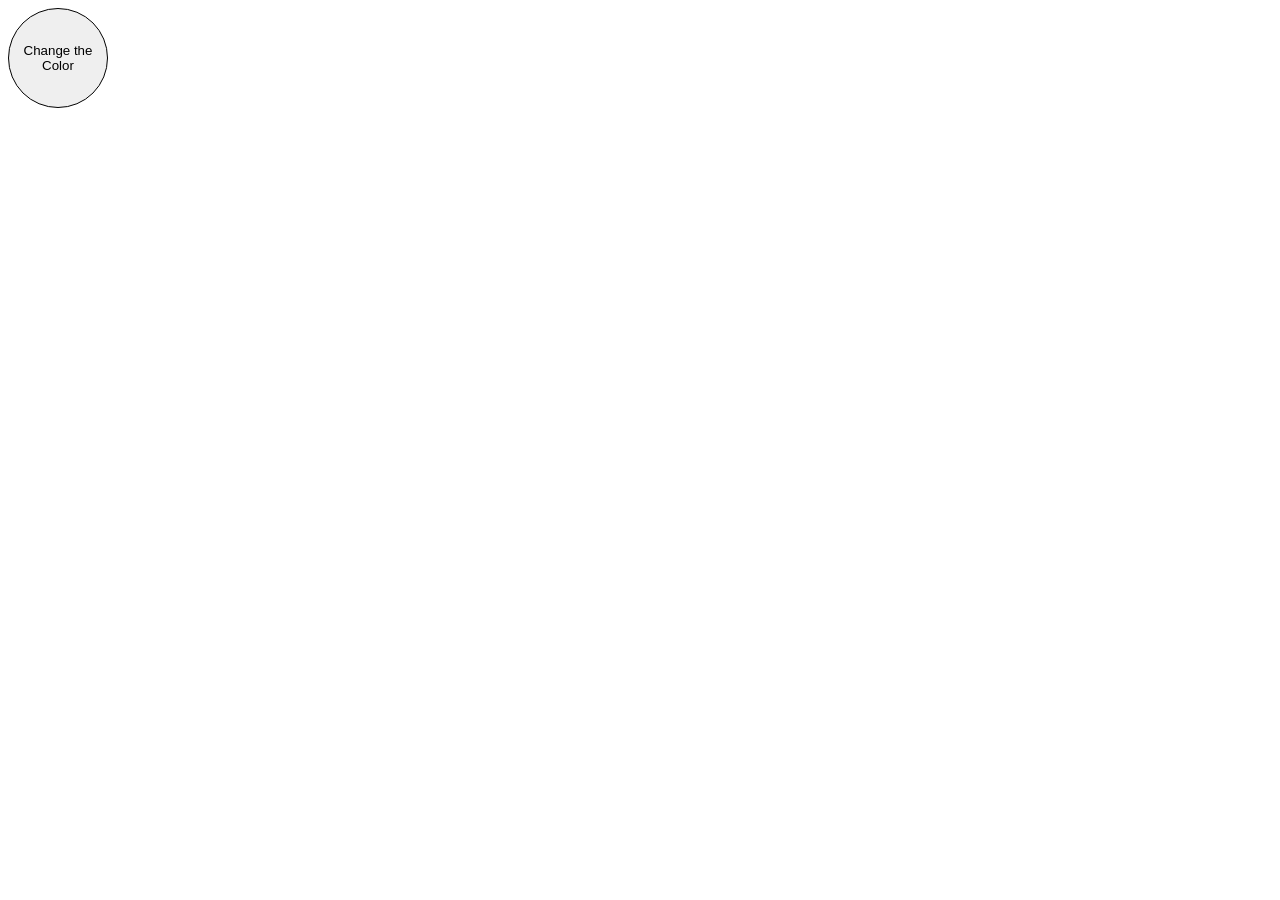
<file: CarShowroom/index.html>
<!DOCTYPE html>
<html lang="en">
  <head>
    <meta charset="UTF-8" />
    <meta name="viewport" content="width=device-width, initial-scale=1.0" />
    <link rel="stylesheet" href="style.css" />
    <title>Document</title>
  </head>
  <body>
    <div class="container">
      <button class="btn">Change the Color</button>
    </div>

    <script src="script.js"></script>
  </body>
</html>
</file>
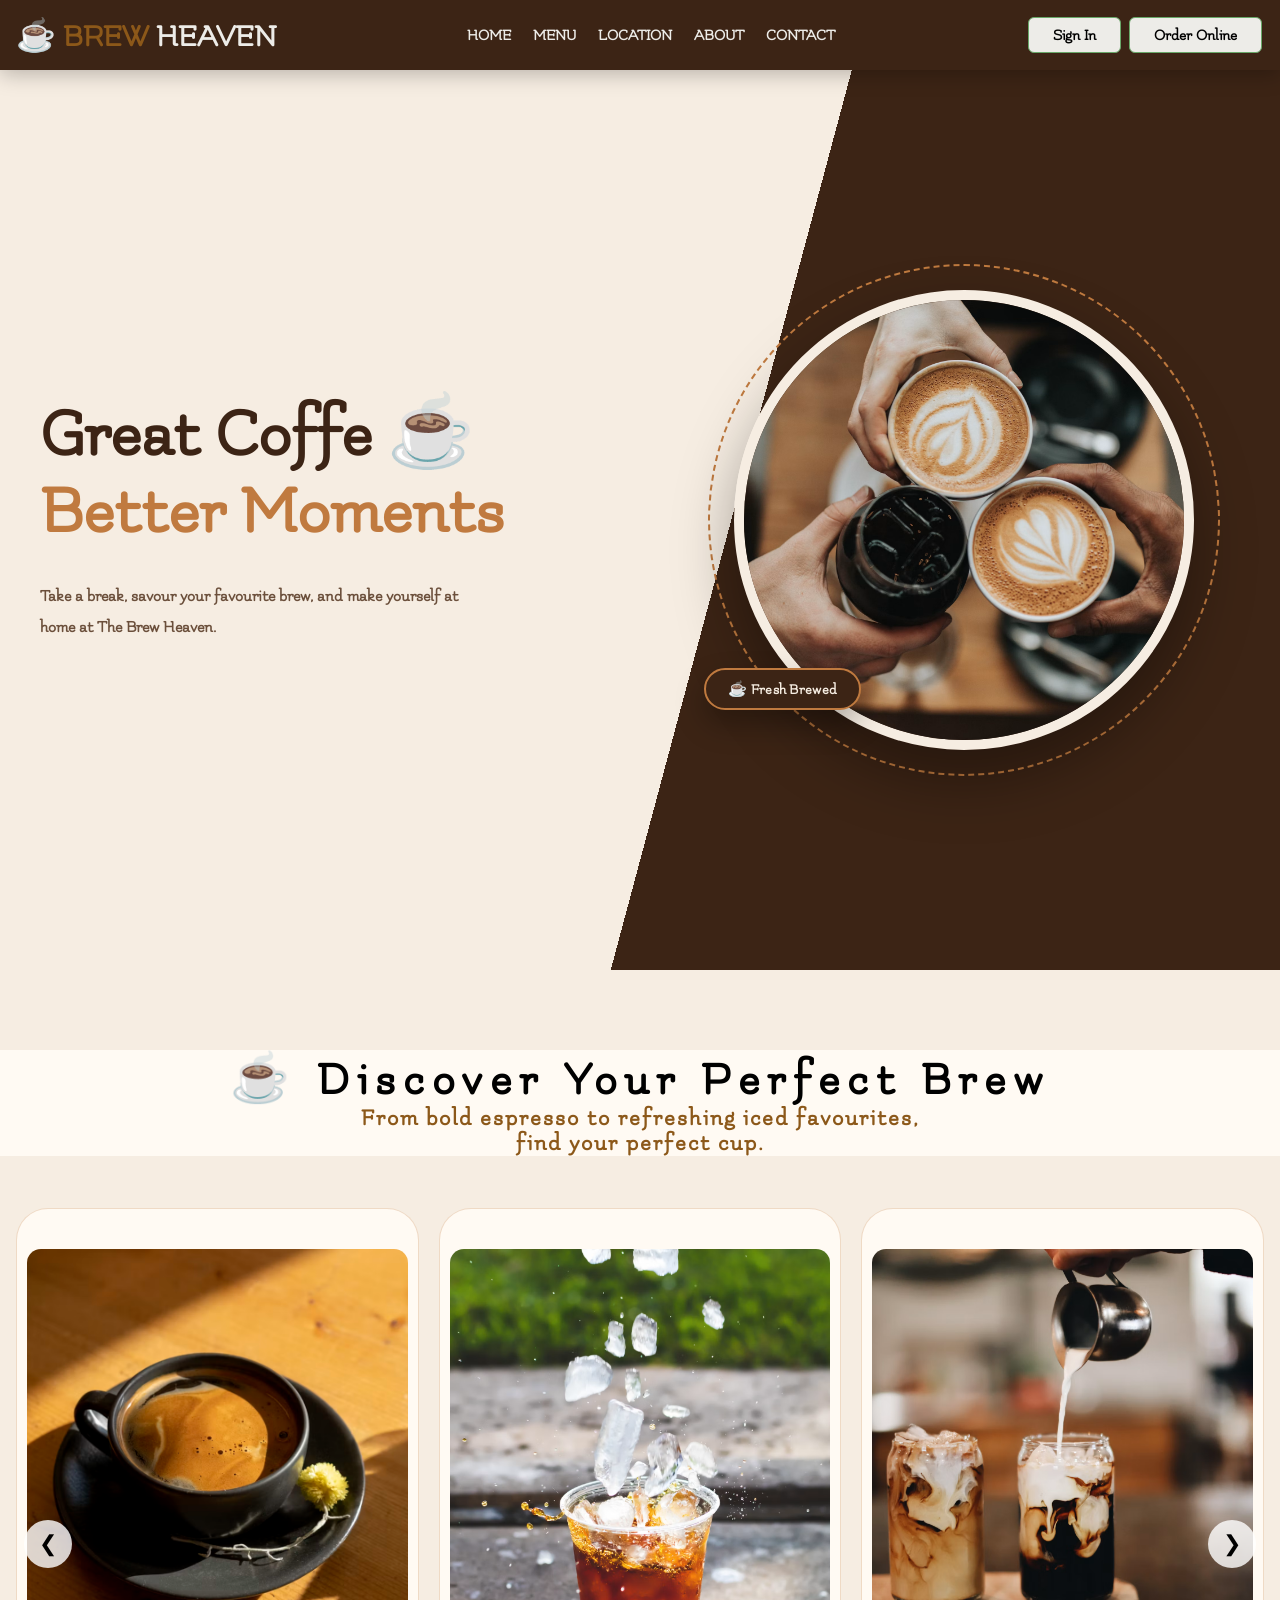
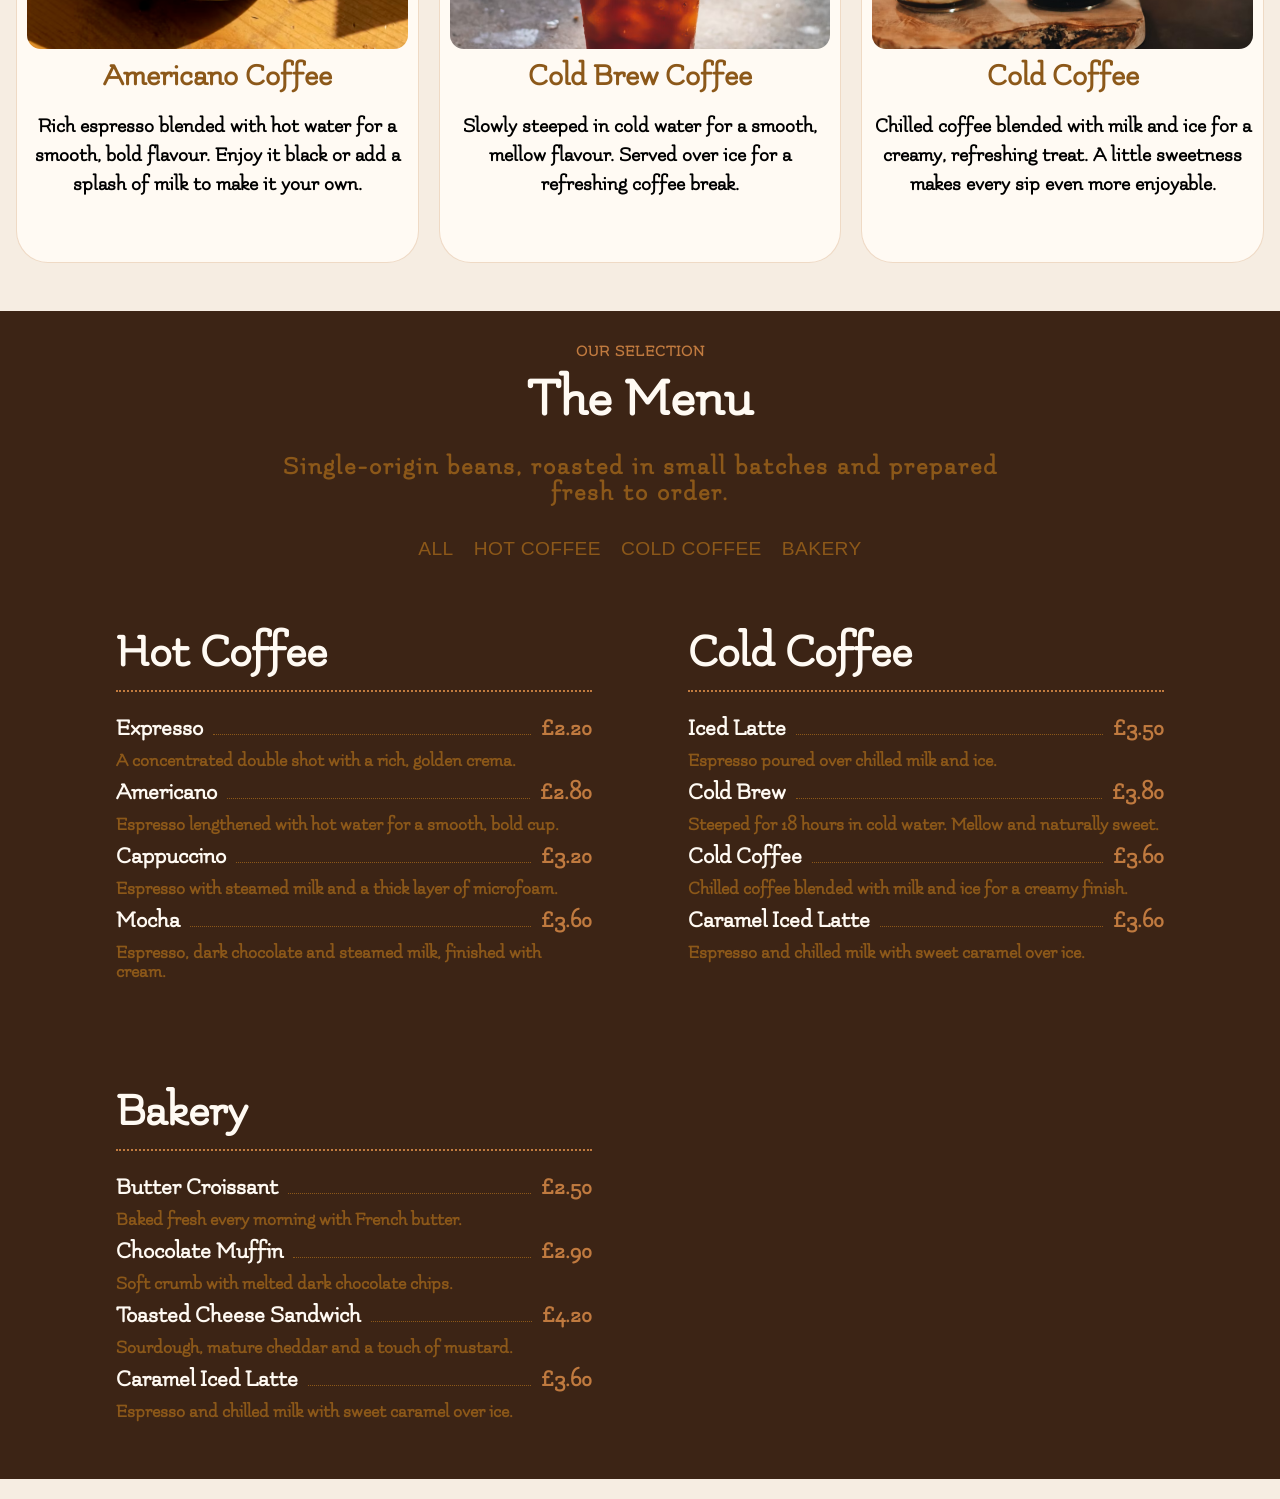
<file: CoffeeWebsite/index.html>
<!DOCTYPE html>
<html lang="en">
  <head>
    <meta charset="UTF-8" />
    <meta name="viewport" content="width=device-width, initial-scale=1.0" />
    <title>Document</title>
    <link rel="stylesheet" href="style.css" />
    <link
      href="https://fonts.googleapis.com/css?family=Flamenco:300,regular"
      rel="stylesheet"
    />
    <style>
      .container {
        display: flex;
        flex-direction: column;
        align-items: center;
      }
    </style>
  </head>
  <body>
    <header class="header">
      <div class="header-inner">
        <h3>☕️ BREW <span>HEAVEN</span></h3>
        <nav>
          <ul>
            <li><a href="#Home">HOME</a></li>
            <li><a href="#PRODUCT">MENU</a></li>
            <li><a href="#LOCATION">LOCATION</a></li>
            <li><a href="#ABOUT">ABOUT</a></li>
            <li><a href="#CONTACT">CONTACT</a></li>
          </ul>
        </nav>
        <div class="btns">
          <button class="signInBtn">Sign In</button>
          <button class="orderOnlinebtn">Order Online</button>
        </div>
      </div>
    </header>

    <!-- Main Section -->
    <section class="main-section">
      <div class="contentSection">
        <div class="content">
          <div class="image">
            <img class="main-img" src="assets/photo-2.avif" alt="" />
          </div>

          <div class="content-info">
            <h1>Great Coffe ☕️ <span>Better Moments</span></h1>
            <p>
              Take a break, savour your favourite brew, and make yourself at
              home at The Brew Heaven.
            </p>
          </div>
        </div>
      </div>
    </section>

    <!-- Image Slider Section -->
    <section class="slider-section" id="slider">
      <h1 class="slider-info">☕️ Discover Your Perfect Brew</h1>
      <p class="slider-info-paragraph">
        From bold espresso to refreshing iced favourites, <br />
        find your perfect cup.
      </p>
      <div class="slides" id="slides">
        <div class="slider-track" id="sliderTrack">
          <div class="sliderwrapper">
            <img
              class="slide"
              src="sliderphotos/americano.avif"
              alt="americanoCoffee"
            />
            <h3>Americano Coffee</h3>
            <p>
              Rich espresso blended with hot water for a smooth, bold flavour.
              Enjoy it black or add a splash of milk to make it your own.
            </p>
          </div>
          <div class="sliderwrapper">
            <img
              class="slide"
              src="sliderphotos/ColdBreq.avif"
              alt="ColdBrewCoffe"
            />
            <h3>Cold Brew Coffee</h3>
            <p>
              Slowly steeped in cold water for a smooth, mellow flavour. Served
              over ice for a refreshing coffee break.
            </p>
          </div>
          <div class="sliderwrapper">
            <img
              class="slide"
              src="sliderphotos/ColdCoffee.avif"
              alt="ColdCoffee"
            />
            <h3>Cold Coffee</h3>
            <p>
              Chilled coffee blended with milk and ice for a creamy, refreshing
              treat. A little sweetness makes every sip even more enjoyable.
            </p>
          </div>
          <div class="sliderwrapper">
            <img
              class="slide"
              src="sliderphotos/Iced-Latte.avif"
              alt="IcedLatteCoffee"
            />
            <h3>Iced Latte</h3>
            <p>
              Rich espresso poured over chilled milk and ice for a smooth,
              creamy taste. A refreshing way to enjoy your daily coffee.
            </p>
          </div>
          <div class="sliderwrapper">
            <img
              class="slide"
              src="sliderphotos/Mocca.avif"
              alt="MoccaCoffee"
            />
            <h3>Mocha Coffee</h3>
            <p>
              Rich espresso meets chocolate and steamed milk for a smooth,
              creamy treat. A delicious blend of bold coffee and chocolate
              sweetness.
            </p>
          </div>
        </div>
        <button class="prev-btn" type="button" aria-label="prev slide">
          ❮
        </button>
        <button class="next-btn" type="button" aria-label="Next slide">
          ❯
        </button>
      </div>
    </section>

    <!-- Menu Section -->
    <section class="menu-section" id="PRODUCT">
      <div class="menu-head">
        <h3>OUR SELECTION</h3>
        <h2>The Menu</h2>
        <p>
          Single-origin beans, roasted in small batches and prepared <br />
          fresh to order.
        </p>
      </div>
      <div class="menu-tabs">
        <button class="menu-btn active">ALL</button>
        <button class="menu-btn">HOT COFFEE</button>
        <button class="menu-btn">COLD COFFEE</button>
        <button class="menu-btn">BAKERY</button>
      </div>
      <!-- Menu content -->
      <div class="menu-content grid">
        <!-- Group-1 Hot Coffee -->
        <div class="group">
          <h3 class="title-menu">Hot Coffee</h3>
          <div class="items">
            <div class="item-info">
              <span class="name">Expresso</span>
              <span class="dots"></span>
              <span class="price">£2.20</span>
            </div>
            <p class="desc">
              A concentrated double shot with a rich, golden crema.
            </p>
          </div>
          <!-- HotCoffee Content Americano -->
          <div class="items">
            <div class="item-info">
              <span class="name">Americano</span>
              <span class="dots"></span>
              <span class="price">£2.80</span>
            </div>
            <p class="desc">
              Espresso lengthened with hot water for a smooth, bold cup.
            </p>
          </div>
          <!-- Hot Coffee Content Cappuccino  -->
          <div class="items">
            <div class="item-info">
              <span class="name">Cappuccino</span>
              <span class="dots"></span>
              <span class="price">£3.20</span>
            </div>
            <p class="desc">
              Espresso with steamed milk and a thick layer of microfoam.
            </p>
          </div>
          <!-- Hot Coffee Content Mocha -->
          <div class="items">
            <div class="item-info">
              <span class="name">Mocha</span>
              <span class="dots"></span>
              <span class="price">£3.60</span>
            </div>
            <p class="desc">
              Espresso, dark chocolate and steamed milk, finished with cream.
            </p>
          </div>
        </div>

        <!-- Group-2 Cold Coffee -->
        <div class="group">
          <h3>Cold Coffee</h3>
          <div class="items">
            <div class="item-info">
              <span class="name">Iced Latte </span>
              <span class="dots"></span>
              <span class="price">£3.50</span>
            </div>
            <p class="desc">Espresso poured over chilled milk and ice.</p>
          </div>
          <!-- Cold Brew Content Cold Brew -->
          <div class="items">
            <div class="item-info">
              <span class="name">Cold Brew </span>
              <span class="dots"></span>
              <span class="price">£3.80</span>
            </div>
            <p class="desc">
              Steeped for 18 hours in cold water. Mellow and naturally sweet.
            </p>
          </div>
          <!-- Cold Coffee Content Cold Brew  -->
          <div class="items">
            <div class="item-info">
              <span class="name">Cold Coffee</span>
              <span class="dots"></span>
              <span class="price">£3.60</span>
            </div>
            <p class="desc">
              Chilled coffee blended with milk and ice for a creamy finish.
            </p>
          </div>
          <!--Caramel Iced Latte Content Caramel Iced Latte -->
          <div class="items">
            <div class="item-info">
              <span class="name">Caramel Iced Latte</span>
              <span class="dots"></span>
              <span class="price">£3.60</span>
            </div>
            <p class="desc">
              Espresso and chilled milk with sweet caramel over ice.
            </p>
          </div>
        </div>
        <!-- Group-3 Bakery -->
        <div class="group">
          <h3>Bakery</h3>
          <div class="items">
            <div class="item-info">
              <span class="name">Butter Croissant </span>
              <span class="dots"></span>
              <span class="price">£2.50</span>
            </div>
            <p class="desc">Baked fresh every morning with French butter.</p>
          </div>
          <!-- Chocolate Muffin -->
          <div class="items">
            <div class="item-info">
              <span class="name">Chocolate Muffin </span>
              <span class="dots"></span>
              <span class="price">£2.90</span>
            </div>
            <p class="desc">Soft crumb with melted dark chocolate chips.</p>
          </div>
          <!-- Toasted Cheese Sandwich -->
          <div class="items">
            <div class="item-info">
              <span class="name">Toasted Cheese Sandwich </span>
              <span class="dots"></span>
              <span class="price">£4.20</span>
            </div>
            <p class="desc">
              Sourdough, mature cheddar and a touch of mustard.
            </p>
          </div>
          <!--Caramel Iced Latte Content Caramel Iced Latte -->
          <div class="items">
            <div class="item-info">
              <span class="name">Caramel Iced Latte</span>
              <span class="dots"></span>
              <span class="price">£3.60</span>
            </div>
            <p class="desc">
              Espresso and chilled milk with sweet caramel over ice.
            </p>
          </div>
        </div>
      </div>
    </section>

    <script src="script.js"></script>
  </body>
</html>
</file>
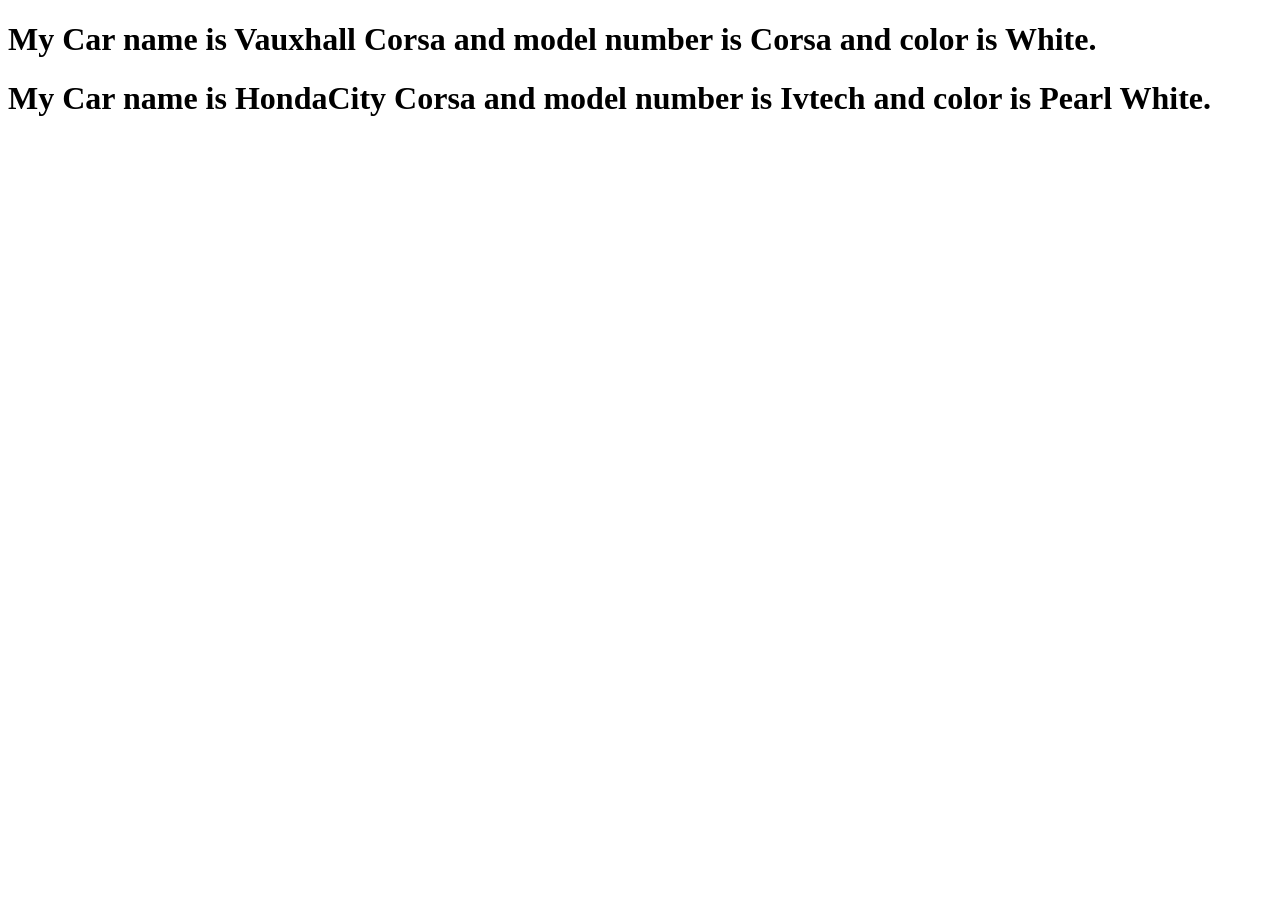
<file: Functions/index.html>
<!DOCTYPE html>
<html lang="en">
  <head>
    <meta charset="UTF-8" />
    <meta name="viewport" content="width=device-width, initial-scale=1.0" />
    <title>Document</title>
  </head>
  <body>
    <script src="script.js"></script>
  </body>
</html>
</file>
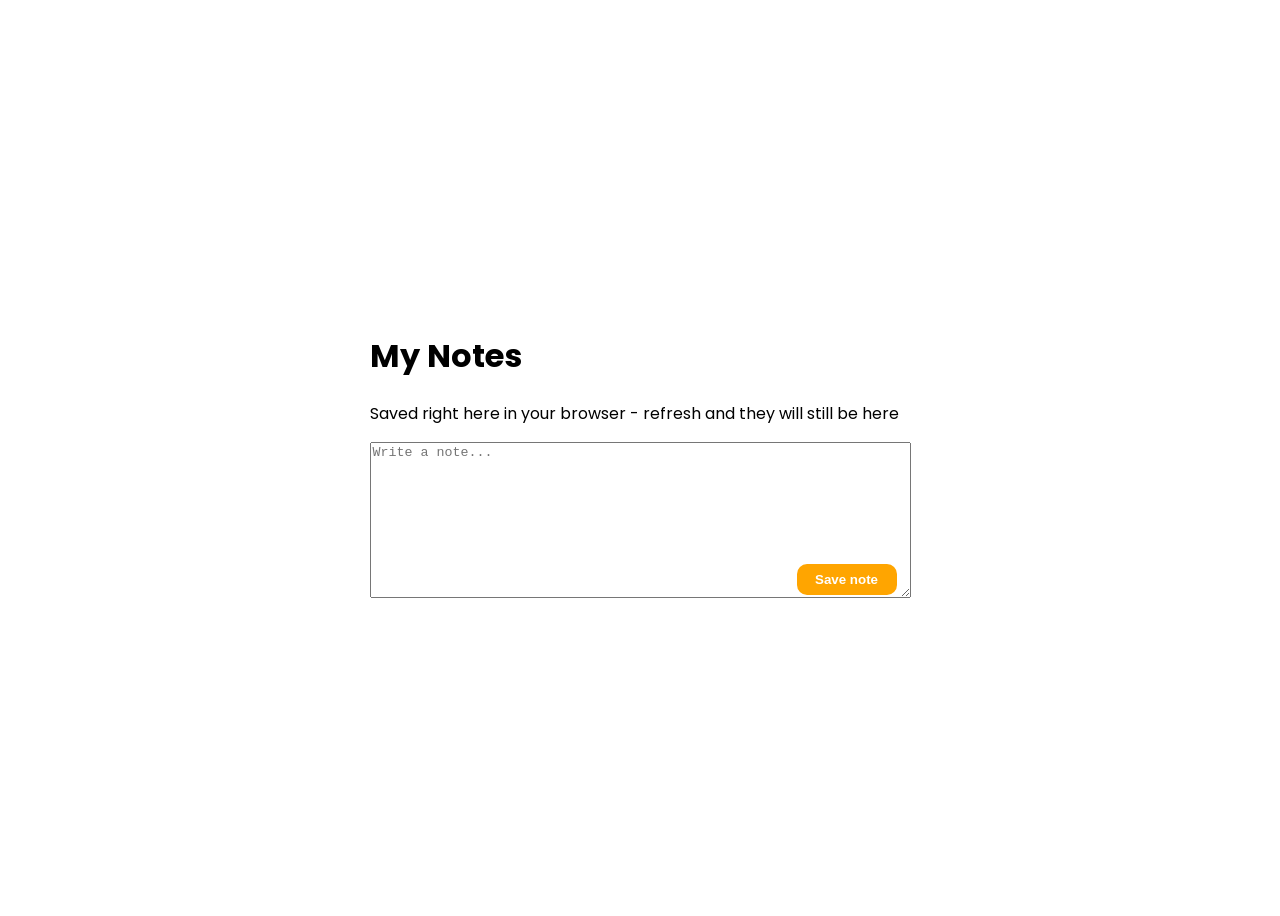
<file: My Notes/index.html>
<!DOCTYPE html>
<html lang="en">
  <head>
    <meta charset="UTF-8" />
    <meta name="viewport" content="width=device-width, initial-scale=1.0" />
    <title>My Notes</title>
    <link rel="stylesheet" href="style.css" />
    <link
      href="https://fonts.googleapis.com/css?family=Poppins:100,100italic,200,200italic,300,300italic,regular,italic,500,500italic,600,600italic,700,700italic,800,800italic,900,900italic"
      rel="stylesheet"
    />
  </head>
  <body>
    <div class="myNotes-container">
      <div class="content">
        <h1 class="heading">My Notes</h1>
        <p>
          Saved right here in your browser - refresh and they will still be here
        </p>
        <div class="text_area">
          <textarea
            name=""
            id=""
            cols="65"
            rows="10"
            class="note_area"
            placeholder="Write a note..."
          ></textarea>
          <button class="btn">Save note</button>
        </div>
        <div class="showList"></div>
      </div>
    </div>
    <script src="script.js"></script>
  </body>
</html>
</file>
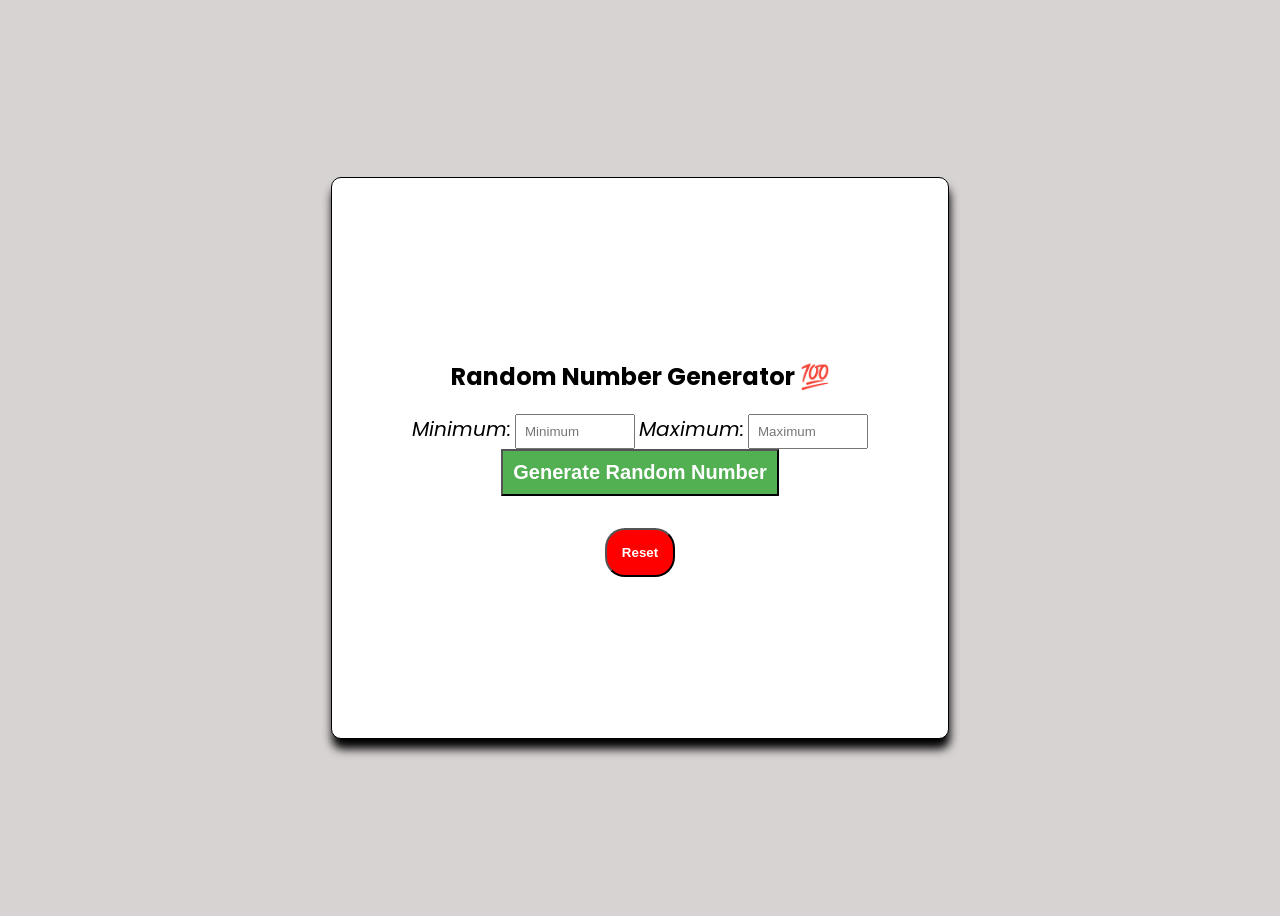
<file: RandomNumberGenerator/index.html>
<!DOCTYPE html>
<html lang="en">
  <head>
    <meta charset="UTF-8" />
    <meta name="viewport" content="width=device-width, initial-scale=1.0" />
    <title>RandomNumber Generater</title>
    <link rel="stylesheet" href="style.css" />
    <link
      href="https://fonts.googleapis.com/css?family=Poppins:100,100italic,200,200italic,300,300italic,regular,italic,500,500italic,600,600italic,700,700italic,800,800italic,900,900italic"
      rel="stylesheet"
    />
  </head>
  <body>
    <div class="container">
      <h2>Random Number Generator 💯</h2>
      <!-- Buttons and Labels Section -->
      <div class="buttons">
        <label for="min">Minimum:</label>
        <input type="text" placeholder="Minimum" class="minimum" />
        <label for="max">Maximum:</label>
        <input type="text" placeholder="Maximum" class="maximum" />
      </div>
      <!-- Generate Random Number Section -->
      <button class="generteNumBtn">Generate Random Number</button>
      <!-- Input Show Section -->
      <p class="showNumber"></p>
      <!-- Reset Button Section -->
      <button class="resetBtn">Reset</button>
    </div>
    <script src="script.js"></script>
  </body>
</html>
</file>
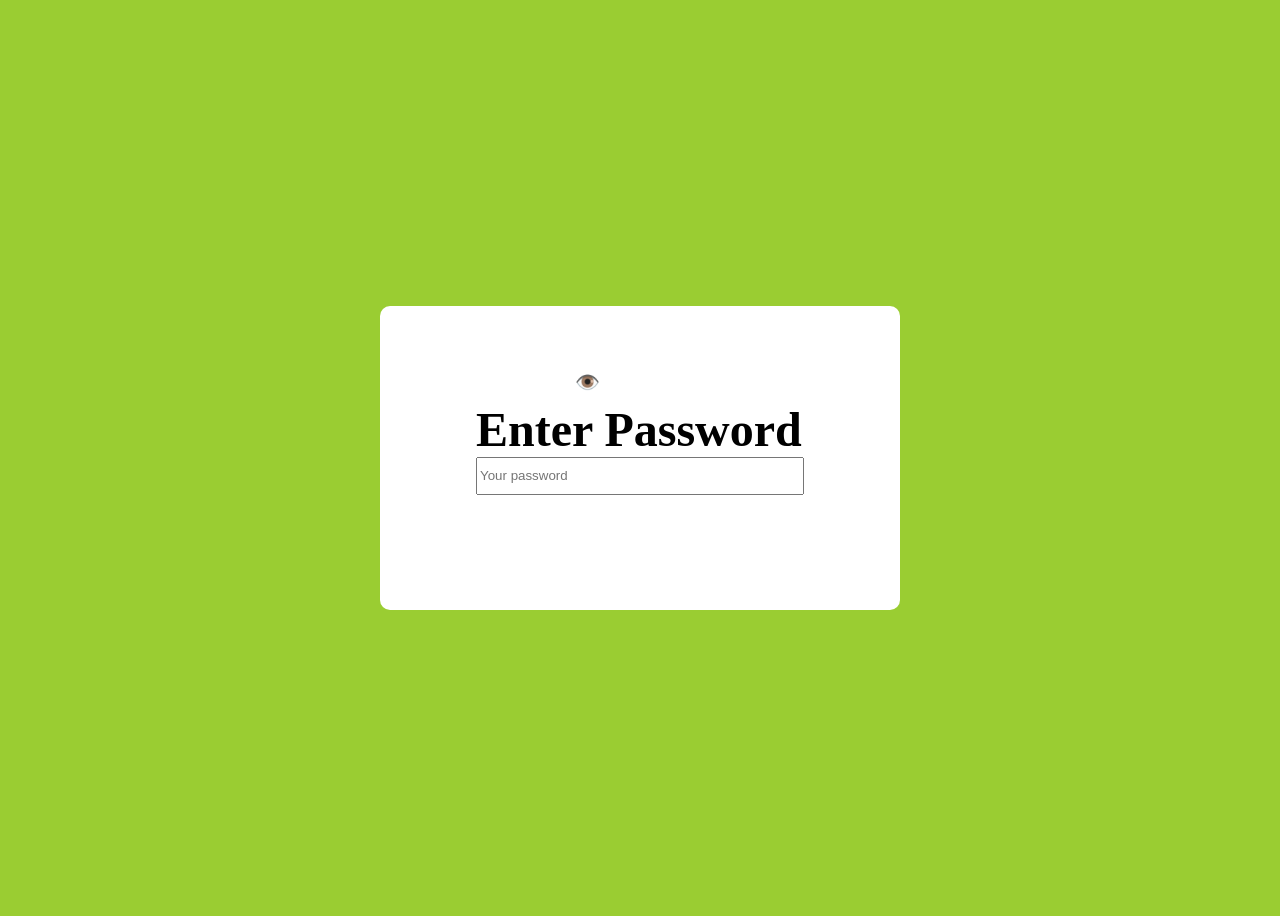
<file: ShowHidePassword/index.html>
<!DOCTYPE html>
<html lang="en">
  <head>
    <meta charset="UTF-8" />
    <meta name="viewport" content="width=device-width, initial-scale=1.0" />
    <title>Show and Hide Password Project</title>
    <link rel="stylesheet" href="style.css" />
  </head>
  <body>
    <div class="container">
      <label for="passes">Enter Password</label>
      <div class="input-container">
        <input
          type="password"
          placeholder="Your password"
          class="inputPassword"
        />
        <span class="eye-icon" id="eyeIcon">👁️</span>
      </div>
      <h2 class="alertmessage"></h2>
    </div>

    <script src="script.js"></script>
  </body>
</html>
</file>
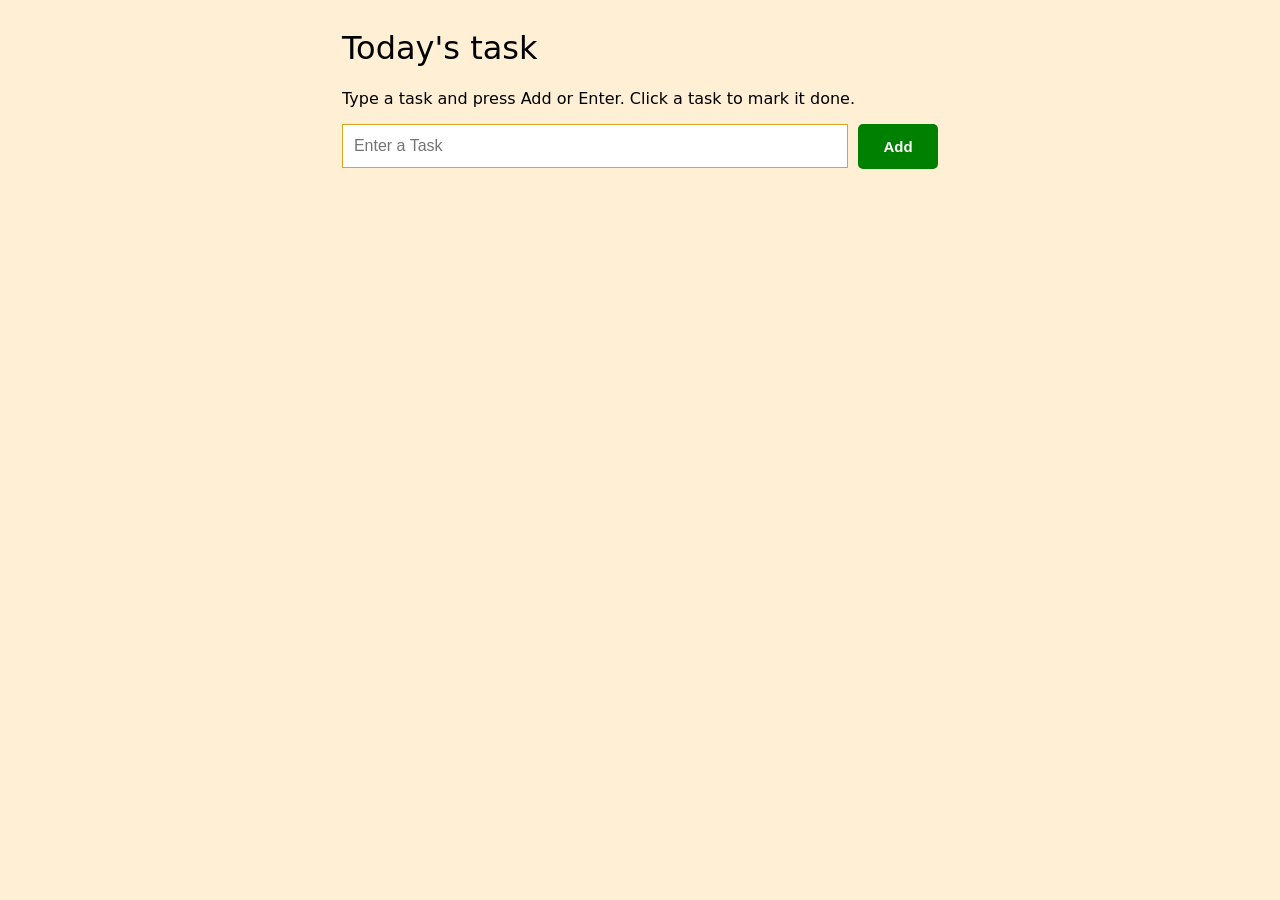
<file: To-DoList/index.html>
<!DOCTYPE html>
<html lang="en">
  <head>
    <meta charset="UTF-8" />
    <meta name="viewport" content="width=device-width, initial-scale=1.0" />
    <title>To do List</title>
    <link rel="stylesheet" href="style.css" />
    <link
      href="https://fonts.googleapis.com/css?family=Zen+Kaku+Gothic+New:300,regular,500,700,900"
      rel="stylesheet"
    />
  </head>
  <body>
    <div class="to-do-list">
      <h1>Today's task</h1>
      <p>Type a task and press Add or Enter. Click a task to mark it done.</p>
      <div class="container">
        <input type="text" class="taskInput" placeholder="  Enter a Task " />
        <button class="addBtn">Add</button>
      </div>

      <ul class="taskList"></ul>
    </div>
    <script src="script.js"></script>
  </body>
</html>
</file>
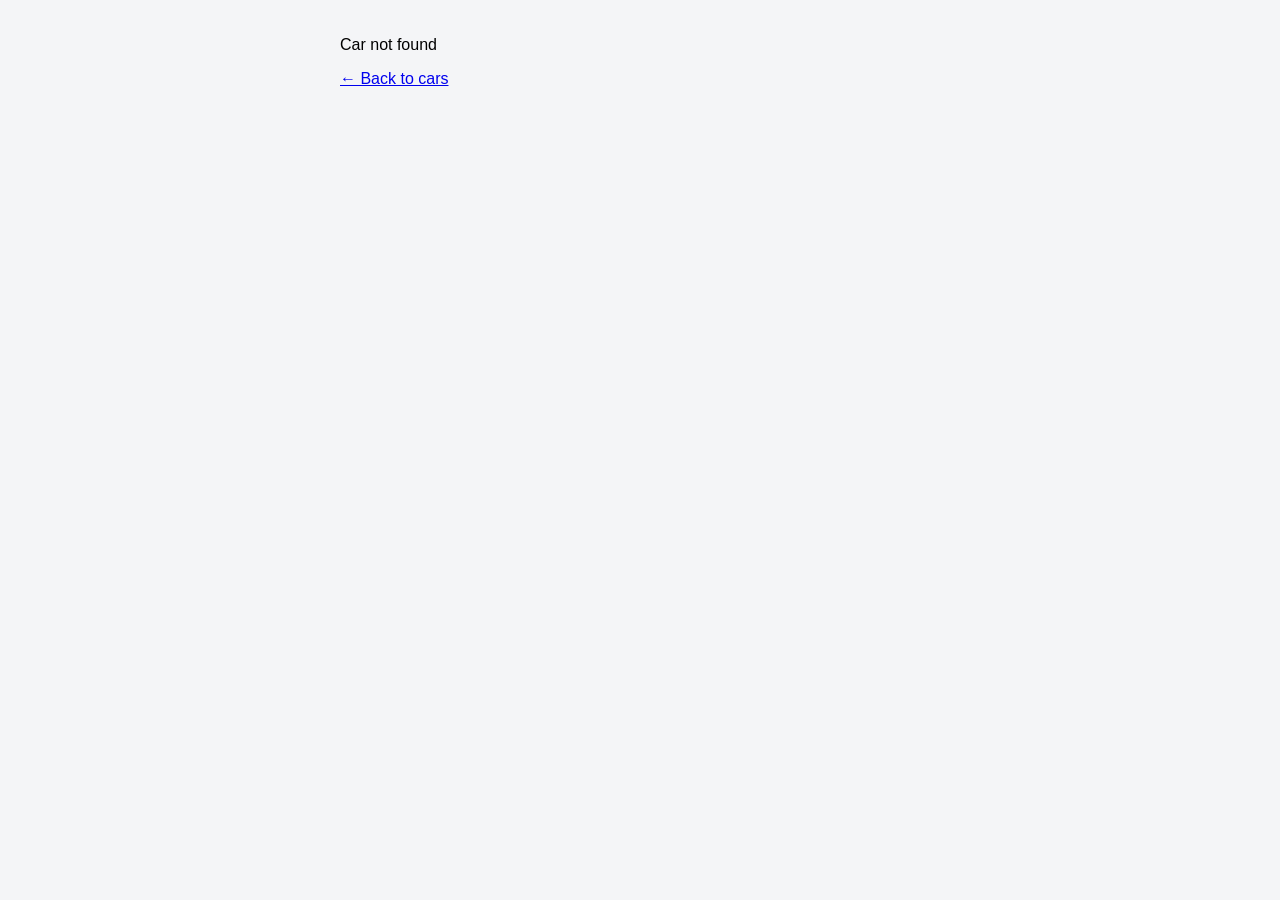
<file: Car_Project/car-details.html>
<!DOCTYPE html>
<html lang="en">
  <head>
    <meta charset="UTF-8" />
    <meta name="viewport" content="width=device-width, initial-scale=1.0" />
    <title>Document</title>
    <link rel="stylesheet" href="style.css" />
  </head>
  <body>
    <div class="detailsContainer"></div>

    <script src="car.js"></script>
    <script src="details.js"></script>
  </body>
</html>
</file>
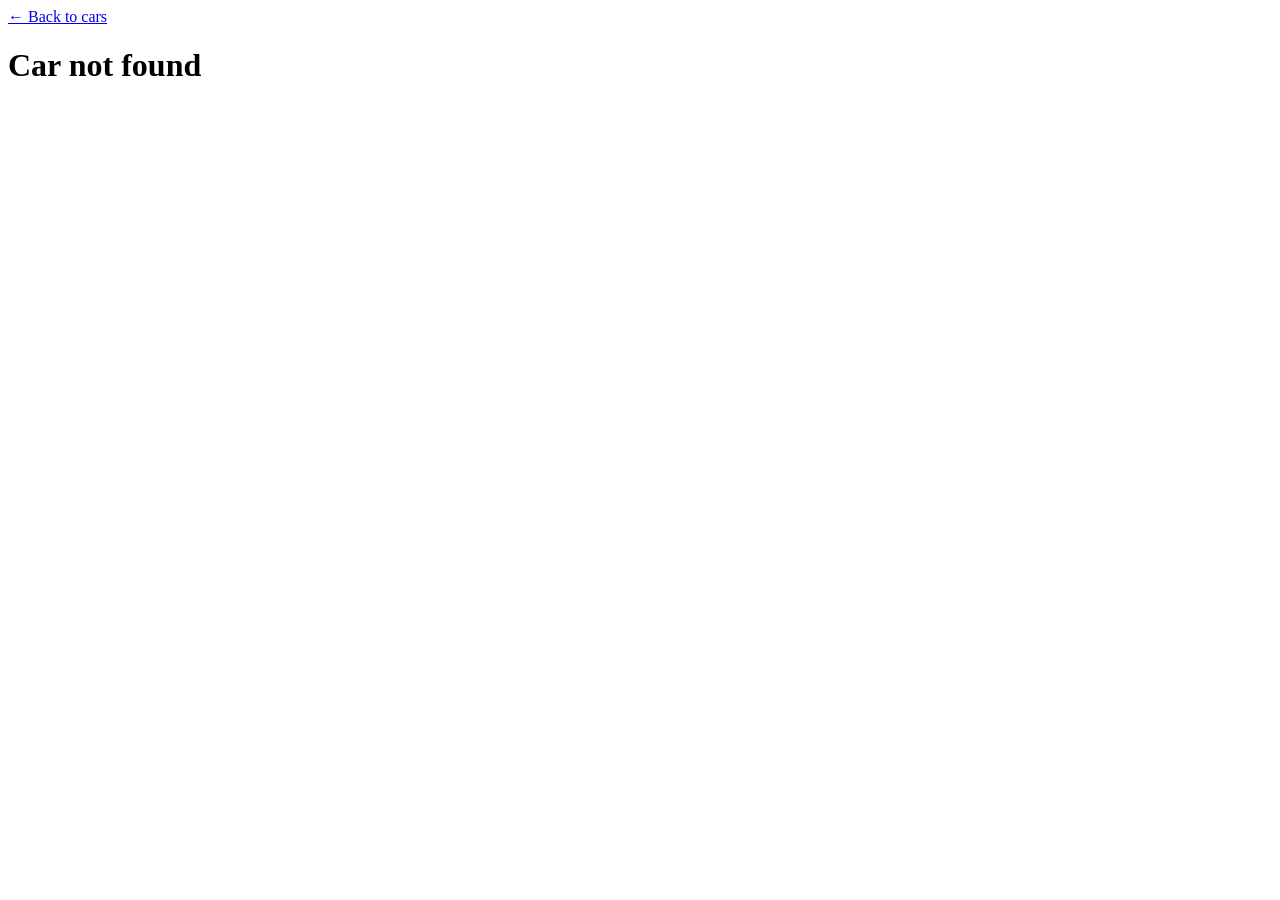
<file: Practise/details.html>
<!DOCTYPE html>
<html lang="en">
  <head>
    <meta charset="UTF-8" />
    <meta name="viewport" content="width=device-width, initial-scale=1.0" />
    <title>Document</title>
  </head>
  <body>
    <a href="index.html">← Back to cars</a>
    <h1 id="name"></h1>
    <p id="price"></p>
    <p id="fuel"></p>
    <p id="mileage"></p>
    <p id="seat"></p>

    <script src="car.js"></script>
    <script>
      const params = new URLSearchParams(window.location.search);
      const id = Number(params.get("id"));

      const car = cars.find(function (c) {
        return c.id === id;
      });

      if (car) {
        document.getElementById("name").textContent = car.name;
        document.getElementById("price").textContent = car.price;
        document.getElementById("fuel").textContent = car.fuel;
        document.getElementById("mileage").textContent = car.mileage;
        document.getElementById("seat").textContent = car.seat;
      } else {
        document.getElementById("name").textContent = "Car not found";
      }
    </script>
  </body>
</html>
</file>
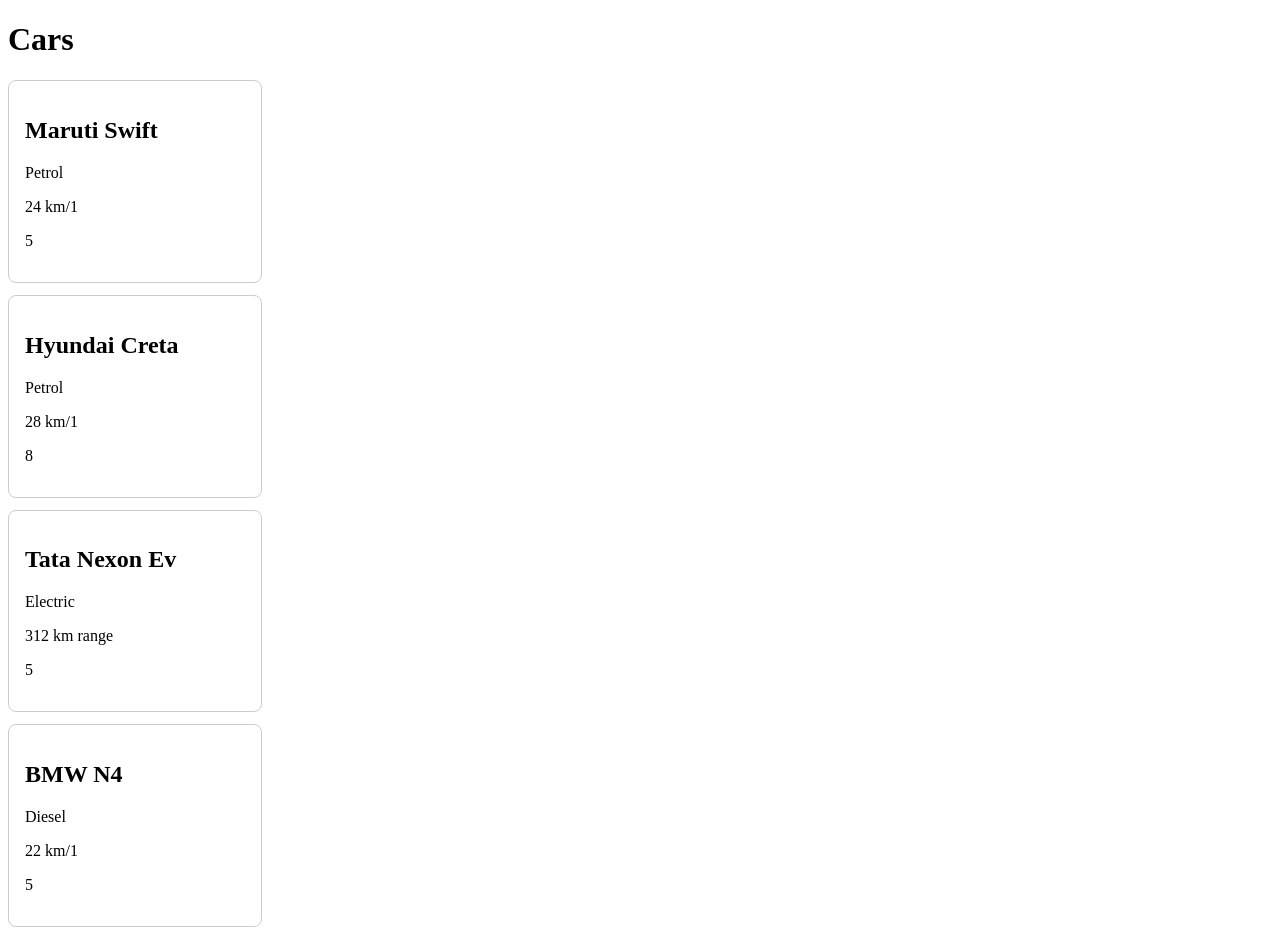
<file: Practise/index..html>
<!DOCTYPE html>
<html lang="en">
  <head>
    <meta charset="UTF-8" />
    <meta name="viewport" content="width=device-width, initial-scale=1.0" />
    <title>Document</title>

    <style>
      .card {
        display: block;
        width: 220px;
        padding: 16px;
        margin-bottom: 12px;
        border: 1px solid #ccc;
        border-radius: 8px;
        text-decoration: none;
        color: black;
      }
      .card:hover {
        border-color: blue;
      }
    </style>
  </head>
  <body>
    <h1>Cars</h1>
    <!-- <a href="details.html?id=1">Swift</a><br />
    <a href="details.html?id=2">Creta</a><br />
    <a href="details.html?id=3">Nexon</a><br />
    <a href="details.html?id=4">BMW</a><br /> -->

    <div id="list"></div>

    <script src="car.js"></script>

    <script>
      const list = document.getElementById("list");

      cars.forEach(function (car) {
        list.innerHTML += `
            <a class="card" href="details.html?id=${car.id}">
              <h2>${car.name}</h2> 
              <p>${car.fuel}</p> 
              <p>${car.mileage}</p> 
              <p>${car.seat}</p> 
              </a>`;
      });
    </script>
  </body>
</html>
</file>
<file: CarShowroom/style.css>
.btn {
  border-radius: 50%;
  height: 100px;
  width: 100px;
  border: 1px solid black;
}
</file>
<file: CoffeeWebsite/style.css>
/* =====================================================
   RESET + VARIABLES
   ===================================================== */
* {
  padding: 0;
  margin: 0;
  box-sizing: border-box;
}

:root {
  --main-color: #8c5819;
  --bg-color: #543910;
  --text-color: #edece8;
  --off-black: #1a1915;
  --cream: #f6ede2;
  --brown: #3c2415;
  --caramel: #c07a3f;
  --text: #6b4f3b;
  --card: #fffaf3;
}

/* html {
  scroll-behavior: smooth;
} */

body {
  font-family: Flamenco, sans-serif;
  font-weight: bold;
  background: var(--cream);
}

h3 {
  font-size: 2rem;
  color: var(--main-color);
}

span {
  color: var(--text-color);
}

a {
  display: inline-block;
  text-decoration: none;
  color: var(--text-color);
  transition: 0.3s ease;
}

ul {
  display: flex;
  align-items: center;
  gap: 10px;
  list-style: none;
}

:focus-visible {
  outline: 3px solid var(--caramel);
  outline-offset: 3px;
}

/* =====================================================
     HEADER
     ===================================================== */
header {
  position: sticky;
  top: 0;
  z-index: 50;
  background: var(--brown);
  color: var(--text-color);
  min-height: 60px;
  box-shadow: 0 4px 20px rgba(0, 0, 0, 0.25);
  transition: opacity 0.4s ease, filter 0.4s ease, transform 0.4s ease;
}

header.hide {
  opacity: 0;
  filter: blur(50px);
  transform: translateY(-100%);
  pointer-events: none;
}

.header-inner {
  width: 100%;
  display: flex;
  justify-content: space-between;
  align-items: center;
  margin: 0 auto;
  padding: 0 1rem;
  min-height: 70px;
}

nav ul {
  gap: 22px;
}

nav a:hover {
  transform: rotate(-5deg);
  color: var(--caramel);
}

.signInBtn,
.orderOnlinebtn {
  padding: 0.55rem 1.5rem;
  border: solid rgb(104, 168, 104) 1px;
  border-radius: 6px;
  background: var(--text-color);
  font-family: inherit;
  font-weight: bold;
  font-size: 1rem;
  cursor: pointer;
  margin: 2px;
  transition: background 0.5s ease, transform 0.5s ease, color 0.5s ease;
}

.signInBtn:hover,
.orderOnlinebtn:hover {
  background-color: var(--off-black);
  transform: translateY(-2px);
  color: var(--text-color);
}

/* =====================================================
     MAIN (HERO) SECTION
     ===================================================== */
.main-section {
  min-height: 100vh;
  display: flex;
  align-items: center;
  padding: 60px 24px;
  overflow: hidden;
  background: linear-gradient(
    105deg,
    var(--cream) 0 56%,
    var(--brown) 56% 100%
  );
}

.contentSection {
  width: 100%;
  max-width: 1200px;
  margin: 0 auto;
}

.content {
  display: grid;
  grid-template-columns: 1.1fr 1fr;
  align-items: center;
  gap: 40px;
}

.content-info {
  grid-column: 1;
  grid-row: 1;
}

.content-info h1 {
  font-size: clamp(2.6rem, 5.5vw, 4.6rem);
  line-height: 1.1;
  font-weight: 700;
  color: var(--brown);
  margin-bottom: 24px;
}

.content-info h1 span {
  display: block;
  color: var(--caramel);
  width: fit-content;
  padding-bottom: 6px;
}

.content-info p {
  max-width: 420px;
  font-size: 1.05rem;
  line-height: 1.85;
  color: var(--text);
}

/* Image (right side) */
.image {
  grid-column: 2;
  grid-row: 1;
  position: relative;
  width: min(460px, 100%);
  aspect-ratio: 1;
  justify-self: center;
}

.main-img {
  width: 100%;
  height: 100%;
  object-fit: cover;
  display: block;
  border-radius: 50%;
  border: 10px solid var(--cream);
  box-shadow: 0 30px 60px rgba(0, 0, 0, 0.35);
}

.image::before {
  content: "";
  position: absolute;
  inset: -26px;
  border: 2px dashed var(--caramel);
  border-radius: 50%;
}

.image::after {
  content: " ☕  Fresh Brewed";
  color: var(--cream);
  position: absolute;
  left: -30px;
  bottom: 40px;
  background: var(--brown);
  padding: 10px 22px;
  border-radius: 50px;
  font-size: 0.95rem;
  font-weight: 700;
  letter-spacing: 0.3px;
  box-shadow: 0 14px 30px rgba(0, 0, 0, 0.3);
  border: 2px solid var(--caramel);
}

/* =====================================================
     KEYFRAMES
     ===================================================== */
@keyframes fadeUp {
  from {
    opacity: 0;
    transform: translateY(35px);
  }
  to {
    opacity: 1;
    transform: translateY(0);
  }
}

@keyframes popIn {
  from {
    opacity: 0;
    transform: scale(0.7);
  }
  to {
    opacity: 1;
    transform: scale(1);
  }
}

@keyframes spin {
  to {
    transform: rotate(360deg);
  }
}

@keyframes floatBadge {
  0%,
  100% {
    transform: translateY(0);
  }
  50% {
    transform: translateY(-12px);
  }
}

/* =====================================================
     HERO ANIMATIONS
     ===================================================== */
.content-info h1 {
  animation: fadeUp 0.8s ease 0.2s both;
}

.content-info h1 span {
  animation: fadeUp 0.8s ease 0.4s both;
}

.content-info p {
  animation: fadeUp 0.8s ease 0.6s both;
}

.main-img {
  animation: popIn 0.9s cubic-bezier(0.22, 1, 0.36, 1) 0.3s both;
  transition: scale 0.5s ease, rotate 0.5s ease;
}

.image:hover .main-img {
  scale: 1.04;
  rotate: -2deg;
}

.image::before {
  animation: spin 25s linear infinite;
}

.image::after {
  animation: popIn 0.7s ease 1s both, floatBadge 4s ease-in-out 1.7s infinite;
}

/* =====================================================
     IMAGE SLIDER SECTION
     ===================================================== */
.slider-section {
  background: var(--cream);
  padding-top: 5rem;
}

.slider-section .slider-info {
  font-size: 3rem;
  text-align: center;
  letter-spacing: 0.5rem;
  background: var(--card);
  padding: 0 1rem;
}
.slider-section .slider-info-paragraph {
  text-align: center;
  font-size: clamp(1.1rem, 2vw, 1.5rem);
  margin-bottom: 20px;
  background: var(--card);
  letter-spacing: 2px;
  color: var(--main-color);
}

.slides {
  position: relative;
  overflow: hidden;
  padding: 2rem 1rem 3rem;
}
.slider-track {
  display: flex;
  gap: 20px;
  transition: transform 0.5s ease;
}

.sliderwrapper {
  flex: 0 0 calc((100% - 40px) / 3);
  background: var(--card);
  padding: 40px 10px 34px;
  border: 1px solid rgba(192, 122, 63, 0.25);
  border-radius: 2rem;
  overflow: hidden;
  transition: transform 0.4s ease, box-shadow 0.4s ease;
}

.sliderwrapper:hover {
  transform: translateY(-6px);
  box-shadow: 0 4px 8px rgba(60, 30, 10, 0.1),
    0 18px 32px rgba(60, 30, 10, 0.16), 0 40px 70px rgba(60, 30, 10, 0.18);
}

.sliderwrapper img {
  display: block;
  width: 100%;
  height: 25rem;
  border-radius: 14px;
  object-fit: cover;
  transition: transform 0.6s ease;
}

.sliderwrapper:hover img {
  transform: scale(1.03);
}

.sliderwrapper h3 {
  text-align: center;
  margin: 10px 16px 20px;
}

.sliderwrapper p {
  text-align: center;
  font-weight: bold;
  font-size: 1.3rem;
  line-height: 1.4;
}

.prev-btn,
.next-btn {
  position: absolute;
  top: 50%;
  transform: translateY(-50%);
  z-index: 5;
  height: 3rem;
  width: 3rem;
  border-radius: 50%;
  border: none;
  font-size: 1.4rem;
  cursor: pointer;
  background: hsla(0, 0%, 100%, 0.8);
}

.prev-btn {
  left: 1.5rem;
}
.next-btn {
  right: 1.5rem;
}
.prev-btn:hover,
.next-btn:hover {
  background: hsla(0, 0%, 100%, 0.382);
}

.prev-btn:active,
.next-btn:active {
  background: hsla(0, 0%, 100%, 0.743);
}

@media (max-width) {
  .sliderwrapper {
    flex-basis: calc((100% - 20px) / 2);
  }
}
@media (max-width: 600px) {
  .sliderwrapper {
    flex-basis: 100%;
  }
}

/* Menu Section */
.menu-section {
  background: var(--brown);
  padding: 0 3rem;
}
.menu-head {
  display: flex;
  flex-direction: column;
  justify-content: center;
  align-items: center;
  padding: 2rem 2rem;
  gap: 10px;
  text-align: center;
}

.menu-head h3 {
  color: var(--caramel);
  letter-spacing: 1px;
  font-weight: bold;
  font-size: 1rem;
}
.menu-head h2 {
  color: var(--card);
  font-size: 3.5rem;
  padding-bottom: 1rem;
}
.menu-head p {
  font-size: 1.6rem;
  color: var(--main-color);
  letter-spacing: 2px;
}

.menu-tabs {
  display: flex;
  justify-content: center;
  align-items: center;
  gap: 20px;
}
.menu-tabs .menu-btn {
  font-size: 1.2rem;
  background: var(--brown);
  border: none;
  color: var(--main-color);
  letter-spacing: 0.4px;
  transition: transform 0.3s ease, color 0.4s ease;
}
.menu-tabs .menu-btn:hover {
  color: var(--card);
  transform: translateY(-2px);
}

/* Group of Menu*/
.menu-content {
  display: grid;
  grid-template-columns: 2fr 2fr;
  margin: 20px 20px;
}
.menu-content h3 {
  color: var(--card);
  margin-bottom: 20px;
  font-size: 3rem;
}
.group {
  padding: 3rem;
  font-size: 1.5rem;
}
.group h3 {
  padding-bottom: 0.8rem;
  margin-bottom: 1.5rem;
  border-bottom: 2px dotted var(--caramel);
}

.item-info {
  display: flex;
  align-items: baseline;
  gap: 10px;
}
.dots {
  flex: 1;
  border-bottom: 1px dotted var(--main-color);
}
.price {
  color: var(--caramel);
}
.name {
  color: var(--card);
}
.desc {
  color: var(--main-color);
  font-size: 1.2rem;
  padding: 10px 0;
}
</file>
<file: My Notes/style.css>
body {
  font-family: Poppins, sans-serif;
  display: flex;
  justify-content: center;
  align-items: center;
  min-height: 100vh;
  scroll-behavior: smooth;
}

.text_area {
  position: relative;
  border: rgba(218, 165, 32, 0.304) normal 0.5px;
}
.btn {
  position: absolute;
  right: 14px;
  bottom: 10px;
  padding: 0.5rem;
  background-color: orange;
  width: 100px;
  border-radius: 10px;
  border: none;
  font-weight: bold;
  color: white;
}

.showList {
  display: grid;
  grid-template-columns: repeat(2, 1fr);
  gap: 10px;
}
.timeSpan {
  display: block;
  font-size: 0.75rem;
  color: gray;
  margin-top: 4px;
}

.deleteBtn {
  color: white;
  background-color: rgba(255, 47, 47, 0.807);
  margin-top: 10px;
  border: none;
}
.paragraph {
  padding: 12px;
  background: #f4f4f4;
  color: black;
  font-size: 1rem;
  border-radius: 10px;
}
</file>
<file: RandomNumberGenerator/style.css>
body {
  background: rgb(216, 211, 211);
  display: flex;
  justify-content: center;
  align-items: center;
  height: 100vh;
  font-family: var(--font-family);
}

:root {
  --font-family: "Poppins", sans-serif;
}

.container {
  display: flex;
  flex-direction: column;
  align-items: center;
  justify-content: center;
  background-color: white;
  padding: 5rem;
  height: 400px;
  border: 1px solid black;
  border-radius: 10px;
  box-shadow: 1px 10px 10px 0px;
}

.button {
  margin-bottom: 20px;
}

label {
  font-size: 20px;
  font-weight: normal;
  font-style: italic;
}
input {
  padding: 8px;
  width: 100px;
}
.generteNumBtn {
  padding: 10px;
  background: rgb(82, 175, 82);
  color: white;
  font-weight: bold;
  font-size: 20px;
}
.resetBtn {
  padding: 15px;
  background: hsl(0, 100%, 50%);
  color: white;
  font-weight: bold;
  border-radius: 20px;
}
</file>
<file: ShowHidePassword/style.css>
body {
  background-color: yellowgreen;
  display: flex;
  justify-content: center;
  align-items: center;
  height: 100vh;
}

.container {
  padding: 6rem;
  background-color: white;
  border-radius: 10px;
}
label {
  font-size: 3rem;
  font-weight: bold;
}
input {
  position: relative;
  width: 20rem;
  height: 2rem;
}
.eye-icon {
  position: absolute;
  right: 680px;
  top: 370px;
  font-size: 20px;
}
</file>
<file: To-DoList/style.css>
body {
  background-color: papayawhip;
  display: flex;
  justify-content: center;
  align-items: center;
  font-family: system-ui, -apple-system, BlinkMacSystemFont, "Segoe UI", Roboto,
    Oxygen, Ubuntu, Cantarell, "Open Sans", "Helvetica Neue", sans-serif;
}

h1 {
  font-size: 2rem;
  font-weight: normal;
}

.container {
  display: flex;
  justify-content: center;
  text-align: center;
  align-items: center;
  gap: 10px;
}

input {
  font-size: 1rem;
  height: 40px;
  width: 500px;

  border: 1px solid goldenrod;
  color: rgba(12, 3, 3, 0.516);
}

button {
  height: 45px;
  border: none;
  width: 80px;
  font-size: 15px;
  font-weight: bold;
  background-color: green;
  color: white;
  border-radius: 5px;
}

li {
  display: flex;
  align-items: center;
  justify-content: space-between;

  font-size: 2rem;
  font-weight: bold;

  list-style: none;
  background-color: rgba(128, 128, 128, 0.216);
  max-width: 600px;
  margin-right: 50px;
  margin-bottom: 10px;
  border-radius: 20px;
  padding: 1rem;
  gap: 20px;

  overflow-wrap: anywhere;
}

ul li button {
  flex-shrink: 0;
  padding: 8px 14px;
  border-radius: 10px;
}

.completed span {
  text-decoration: line-through red;
  opacity: 0.6;
  color: gray;
  font-weight: normal;
}
</file>
<file: Car_Project/style.css>
body {
  font-family: Gulzar, sans-serif;
  background: #f4f5f7;
  margin: 0;
  background-image: url("https://images.unsplash.com/photo-1580273916550-e323be2ae537?w=900&auto=format&fit=crop&q=60&ixlib=rb-4.1.0&ixid=M3wxMjA3fDB8MHxzZWFyY2h8Mnx8Y2FyfGVufDB8fDB8fHww");
  background-position: center;
  background-repeat: no-repeat;
  background-size: cover;
}

.carContainer {
  display: grid;
  grid-template-columns: repeat(auto-fill, minmax(240px, 1fr));
  gap: 20px;
  padding: 24px;
  max-width: 1230px;
  margin: 0 auto;
}

.carImage {
  width: 100%;
  height: 160px;
  object-fit: cover;
  border-radius: 8px;
  margin-bottom: 10px;
}

.card {
  background: hsla(0, 0%, 100%, 0.875);
  border: 1px solid #e2e5ea;
  border-radius: 12px;
  padding: 16px;
  box-shadow: 0 1px 3px rgba(0, 0, 0, 0.06);
  transition: transform 0.15s ease, box-shadow 0.15s ease;
  cursor: pointer;
}

.card:hover {
  transform: translateY(-3px);
  box-shadow: 0 6px 16px rgba(0, 0, 0, 0.1);
}

.card h3 {
  margin: 0 0 8px;
  font-size: 1.2rem;
  font-weight: 600;
  color: #1a1a1a;
}

.model {
  font-size: 0.8rem;
  color: #6b7280;
}

.price {
  font-size: 1.1rem;
  font-weight: 700;
  color: #2563eb;
  margin: 4px 0;
}

.specs {
  font-size: 0.85rem;
  color: #6b7280;
  margin: 0;
}

.searchInput {
  width: 100%;
  max-width: 500px;
  padding: 12px 18px 12px 44px;
  font-size: 1rem;
  border: 2px solid #e2e5ea;
  border-radius: 30px;
  outline: none;
  box-sizing: border-box;
}

.searchInput:focus {
  border-color: #2563eb;
  box-shadow: 0 0 0 4px rgba(37, 99, 235, 0.1);
}

.searchInput::placeholder {
  color: #9ca3af;
}

.searchWrapper {
  position: relative;
  max-width: 500px;
  margin: 24px auto;
}

.searchWrapper::before {
  content: "🔍";
  position: absolute;
  left: 16px;
  top: 75%;
  transform: translateY(-50%);
  font-size: 0.95rem;
}

.sortLowHigh,
.sortHighLow {
  margin: 2px;
  padding: 5px 5px;
  font-size: 0.9rem;
  border-radius: 10px;
  border: none;
}
.detailsContainer {
  max-width: 600px;
  margin: 0 auto;
  padding: 20px;
}
.detailsImage {
  width: 100%;
  border-radius: 8px;
}
</file>
